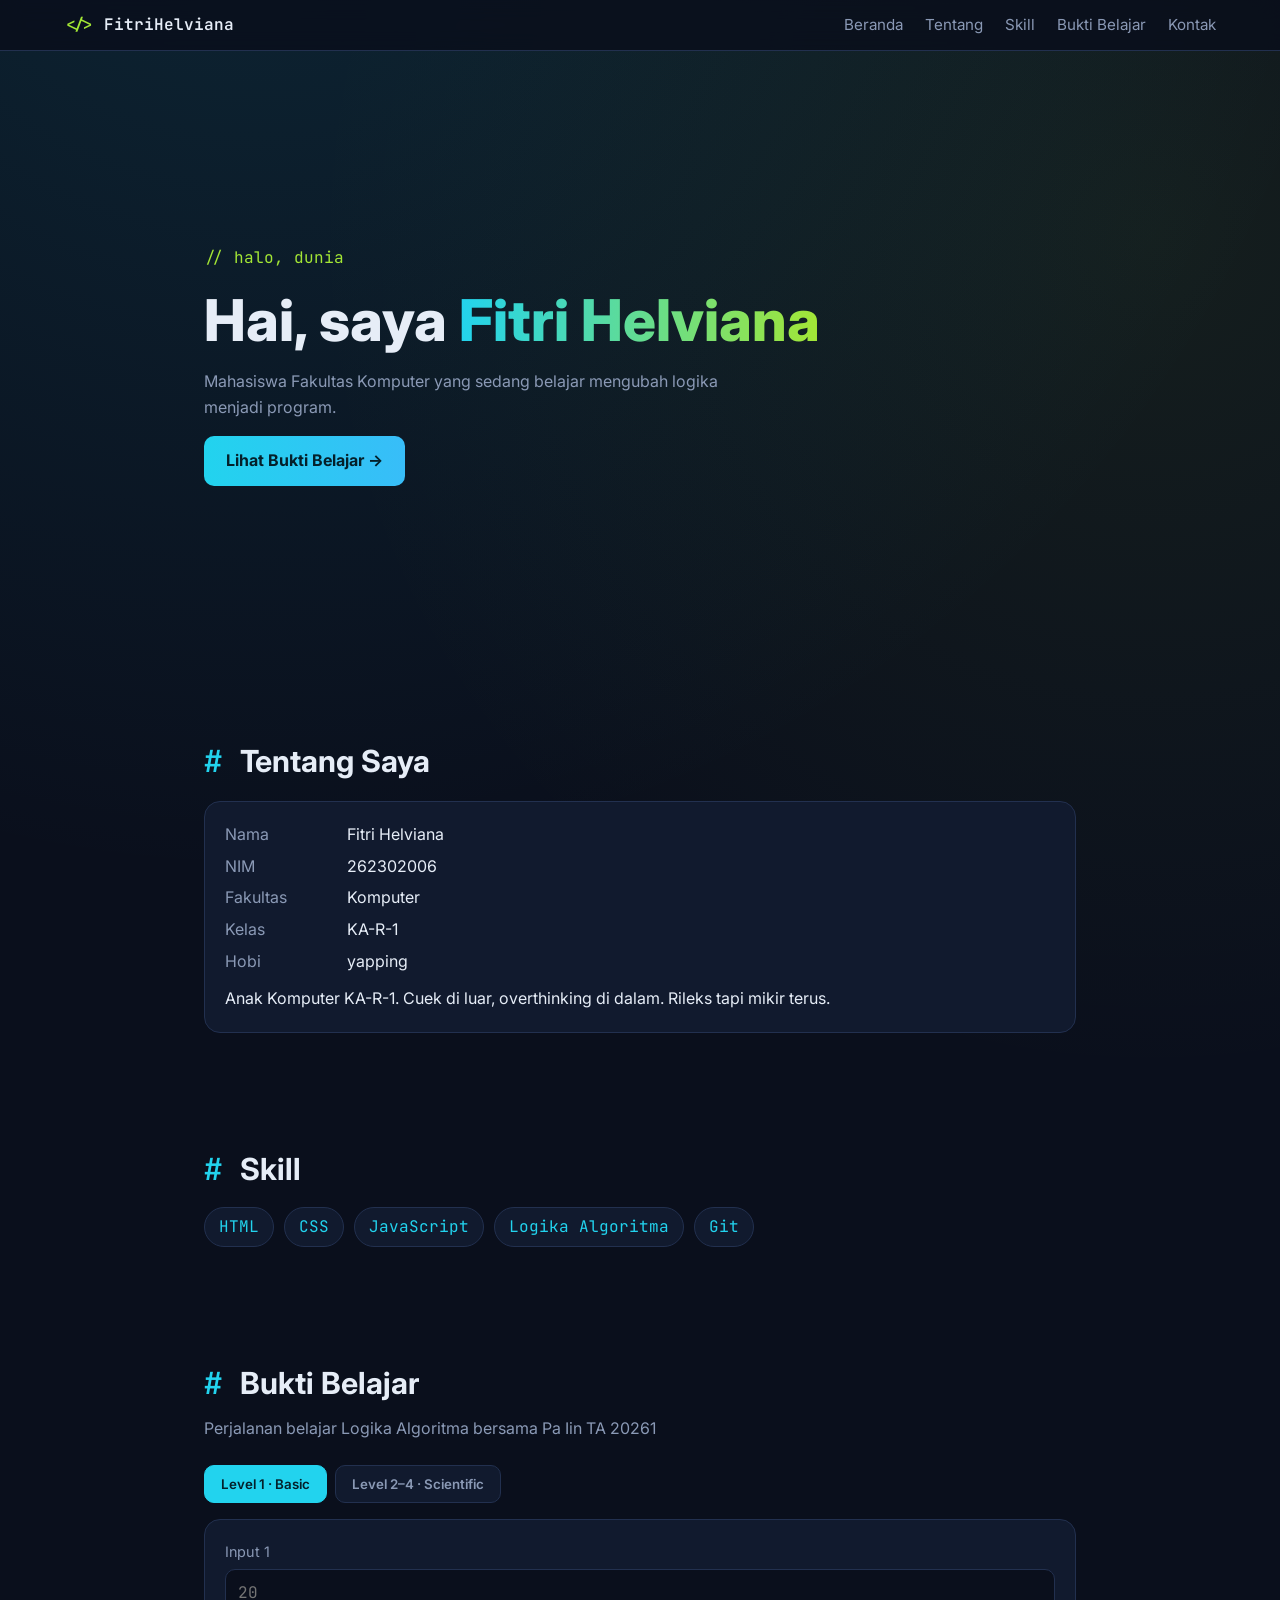
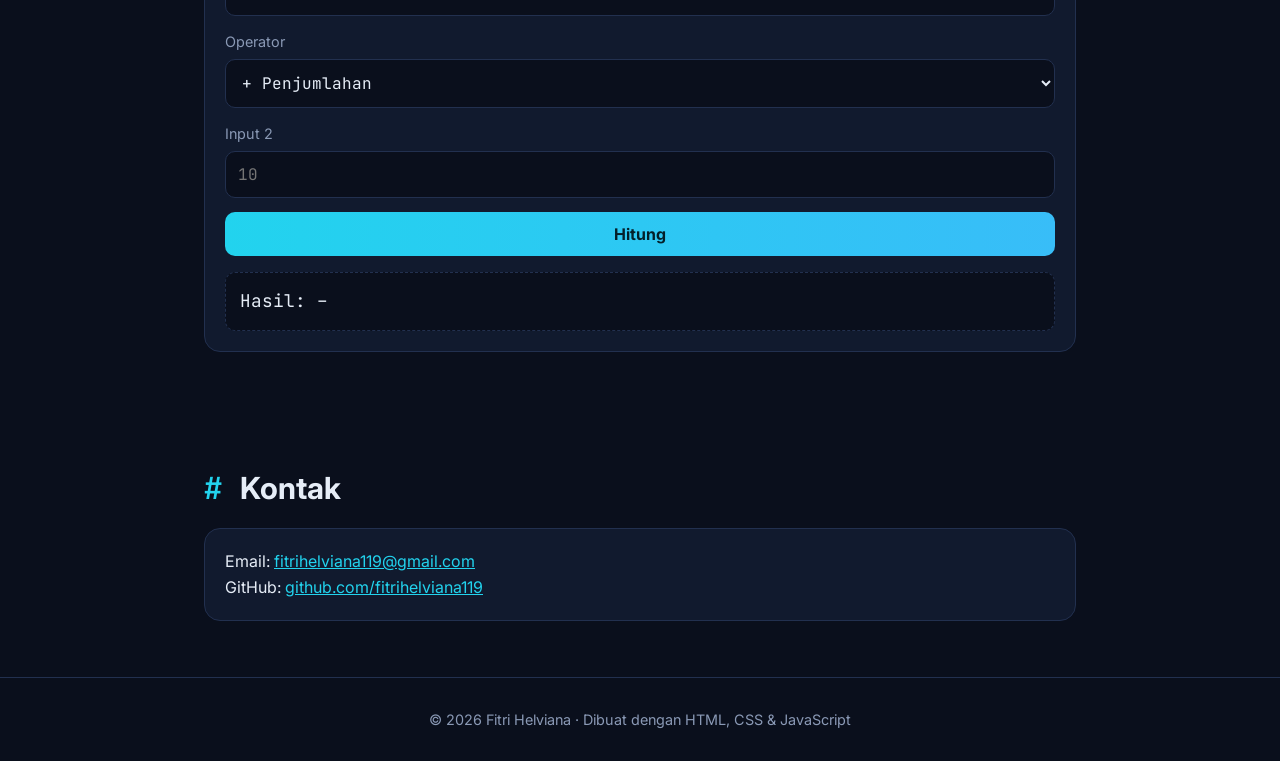
<file: index.html>
<!DOCTYPE html>
<html lang="id">
<head>
  <meta charset="UTF-8" />
  <meta name="viewport" content="width=device-width, initial-scale=1" />
  <title>Biodata Online | Bukti Belajar</title>
  <meta name="description" content="Biodata online pribadi dengan Scientific Calculator JavaScript." />
  <link rel="preconnect" href="https://fonts.googleapis.com" />
  <link href="https://fonts.googleapis.com/css2?family=Inter:wght@400;600;800&family=JetBrains+Mono:wght@400;600&display=swap" rel="stylesheet" />
  <link rel="stylesheet" href="style.css" />
</head>
<body>

  <!-- ============ NAVIGASI ============ -->
  <header class="nav">
    <a href="#beranda" class="brand">&lt;/&gt; <span>FitriHelviana</span></a>
    <button class="burger" id="burger" aria-label="Buka menu">☰</button>
    <nav id="menu">
      <a href="#beranda">Beranda</a>
      <a href="#tentang">Tentang</a>
      <a href="#skill">Skill</a>
      <a href="#bukti-belajar">Bukti Belajar</a>
      <a href="#kontak">Kontak</a>
    </nav>
  </header>

  <main>
    <!-- ============ BERANDA ============ -->
    <section id="beranda" class="hero">
      <p class="tag">// halo, dunia</p>
      <h1>Hai, saya <span class="grad">Fitri Helviana</span></h1>
      <p class="lead">Mahasiswa Fakultas Komputer yang sedang belajar mengubah logika menjadi program.</p>
      <a class="btn" href="#bukti-belajar">Lihat Bukti Belajar →</a>
    </section>

    <!-- ============ TENTANG ============ -->
    <section id="tentang" class="wrap">
      <h2>Tentang Saya</h2>
      <div class="card about">
        <dl>
          <dt>Nama</dt><dd>Fitri Helviana</dd>
          <dt>NIM</dt><dd>262302006</dd>
          <dt>Fakultas</dt><dd>Komputer</dd>
          <dt>Kelas</dt><dd>KA-R-1</dd>
          <dt>Hobi</dt><dd>yapping</dd>
        </dl>
        <p>Anak Komputer KA-R-1. Cuek di luar, overthinking di dalam. Rileks tapi mikir terus.</p>
      </div>
    </section>

    <!-- ============ SKILL ============ -->
    <section id="skill" class="wrap">
      <h2>Skill</h2>
      <div class="chips">
        <span>HTML</span><span>CSS</span><span>JavaScript</span>
        <span>Logika Algoritma</span><span>Git</span>
      </div>
    </section>

    <!-- ============ BUKTI BELAJAR ============ -->
    <section id="bukti-belajar" class="wrap">
      <h2>Bukti Belajar</h2>
      <p class="sub">Perjalanan belajar Logika Algoritma bersama Pa Iin TA 20261</p>

      <div class="tabs" role="tablist">
        <button class="tab active" data-tab="basic" role="tab">Level 1 · Basic</button>
        <button class="tab" data-tab="sci" role="tab">Level 2–4 · Scientific</button>
      </div>

      <!-- LEVEL 1 -->
      <div class="card panel" id="tab-basic">
        <form id="basicForm" novalidate>
          <label>Input 1
            <input type="number" id="num1" step="any" inputmode="decimal" placeholder="20" />
          </label>
          <label>Operator
            <select id="op">
              <option value="+">+ Penjumlahan</option>
              <option value="-">- Pengurangan</option>
              <option value="*">* Perkalian</option>
              <option value="/">/ Pembagian</option>
            </select>
          </label>
          <label>Input 2
            <input type="number" id="num2" step="any" inputmode="decimal" placeholder="10" />
          </label>
          <button type="submit" class="btn full">Hitung</button>
        </form>
        <div class="basic-result" id="basicResult" aria-live="polite">Hasil: –</div>
      </div>

      <!-- LEVEL 2-4 -->
      <div class="sci-layout" id="tab-sci" hidden>
        <div class="calc card">
          <div class="calc-top">
            <div class="seg" id="angleSeg">
              <button class="on" data-angle="deg">DEG</button>
              <button data-angle="rad">RAD</button>
            </div>
          </div>

          <div class="display">
            <div class="expr" id="expr">0</div>
            <div class="res" id="res">&nbsp;</div>
          </div>

          <div class="keys" id="keys">
            <button class="fn" data-v="sin(">sin</button>
            <button class="fn" data-v="cos(">cos</button>
            <button class="fn" data-v="tan(">tan</button>
            <button class="fn" data-v="(">(</button>
            <button class="fn" data-v=")">)</button>

            <button class="fn" data-v="√(">√</button>
            <button class="fn" data-v="^2">x²</button>
            <button class="fn" data-v="log(">log</button>
            <button class="fn" data-v="ln(">ln</button>
            <button class="fn" data-v="!">n!</button>

            <button class="fn" data-v="π">π</button>
            <button class="fn" data-v="e">e</button>
            <button class="op" data-v="^">^</button>
            <button class="op" data-v="%">mod</button>
            <button class="clr" data-act="ac">AC</button>

            <button data-v="7">7</button>
            <button data-v="8">8</button>
            <button data-v="9">9</button>
            <button class="op" data-v="÷">÷</button>
            <button class="op" data-v="×">×</button>

            <button data-v="4">4</button>
            <button data-v="5">5</button>
            <button data-v="6">6</button>
            <button class="op" data-v="−">−</button>
            <button class="op" data-v="+">+</button>

            <button data-v="1">1</button>
            <button data-v="2">2</button>
            <button data-v="3">3</button>
            <button data-v="0">0</button>
            <button data-v=".">.</button>

            <button class="clr span2" data-act="back">⌫ Hapus</button>
            <button class="eq span3" data-act="eq">=</button>
          </div>
        </div>

        <aside class="card side">
          <h3>Riwayat</h3>
          <ul id="history"><li class="empty">Belum ada perhitungan.</li></ul>
          <button class="btn ghost" id="clearHistory">Hapus riwayat</button>
          <p class="hint">Tips: keyboard juga bisa dipakai (angka, + - * / ^ % ( ) !, Enter, Backspace, Esc).</p>
        </aside>
      </div>
    </section>

    <!-- ============ KONTAK ============ -->
    <section id="kontak" class="wrap">
      <h2>Kontak</h2>
      <div class="card about">
        <p>Email: <a href="mailto:email@kamu.com">fitrihelviana119@gmail.com</a></p>
        <p>GitHub: <a href="https://github.com/usernamekamu.vercel.app" target="_blank" rel="noopener">github.com/fitrihelviana119</a></p>
      </div>
    </section>
  </main>

  <footer>© 2026 Fitri Helviana · Dibuat dengan HTML, CSS &amp; JavaScript</footer>

  <script src="script.js"></script>
</body>
</html>
</file>
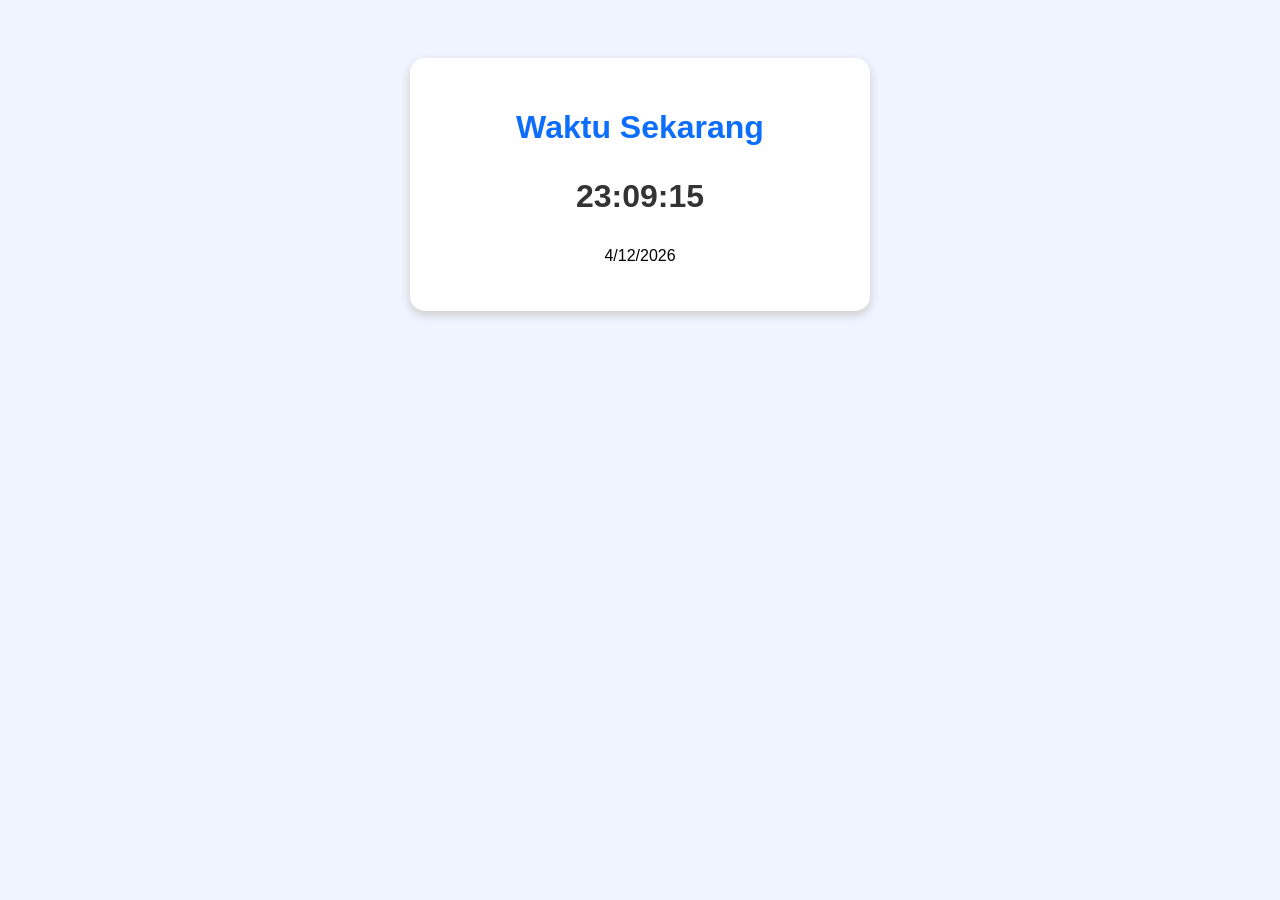
<file: lat41.html>
<!DOCTYPE html>
<html lang="id">
<head>
    <meta charset="UTF-8">
    <meta name="viewport" content="width=device-width, initial-scale=1.0">
    <title>Menampilkan Waktu</title>

    <style>
        body {
            font-family: Arial, sans-serif;
            text-align: center;
            background-color: #f0f4ff;
            padding: 50px 15px;
        }

        .card {
            background: white;
            padding: 30px;
            border-radius: 15px;
            max-width: 400px;
            margin: auto;
            box-shadow: 0 4px 10px #cccccc;
        }

        h1 {
            color: #0d6efd;
        }

        #waktu {
            font-size: 32px;
            font-weight: bold;
            color: #333333;
        }
    </style>
</head>
<body>

    <div class="card">
        <h1>Waktu Sekarang</h1>
        <p id="waktu">00:00:00</p>
        <p id="tanggal"></p>
    </div>

    <script>
        function tampilkanWaktu() {
            const sekarang = new Date();

            const jam = String(sekarang.getHours()).padStart(2, '0');
            const menit = String(sekarang.getMinutes()).padStart(2, '0');
            const detik = String(sekarang.getSeconds()).padStart(2, '0');

            document.getElementById("waktu").textContent =
                jam + ":" + menit + ":" + detik;

            document.getElementById("tanggal").textContent =
                sekarang.toLocaleDateString("id-ID");
        }

        tampilkanWaktu();
        setInterval(tampilkanWaktu, 1000);
    </script>

</body>
</html>
</file>
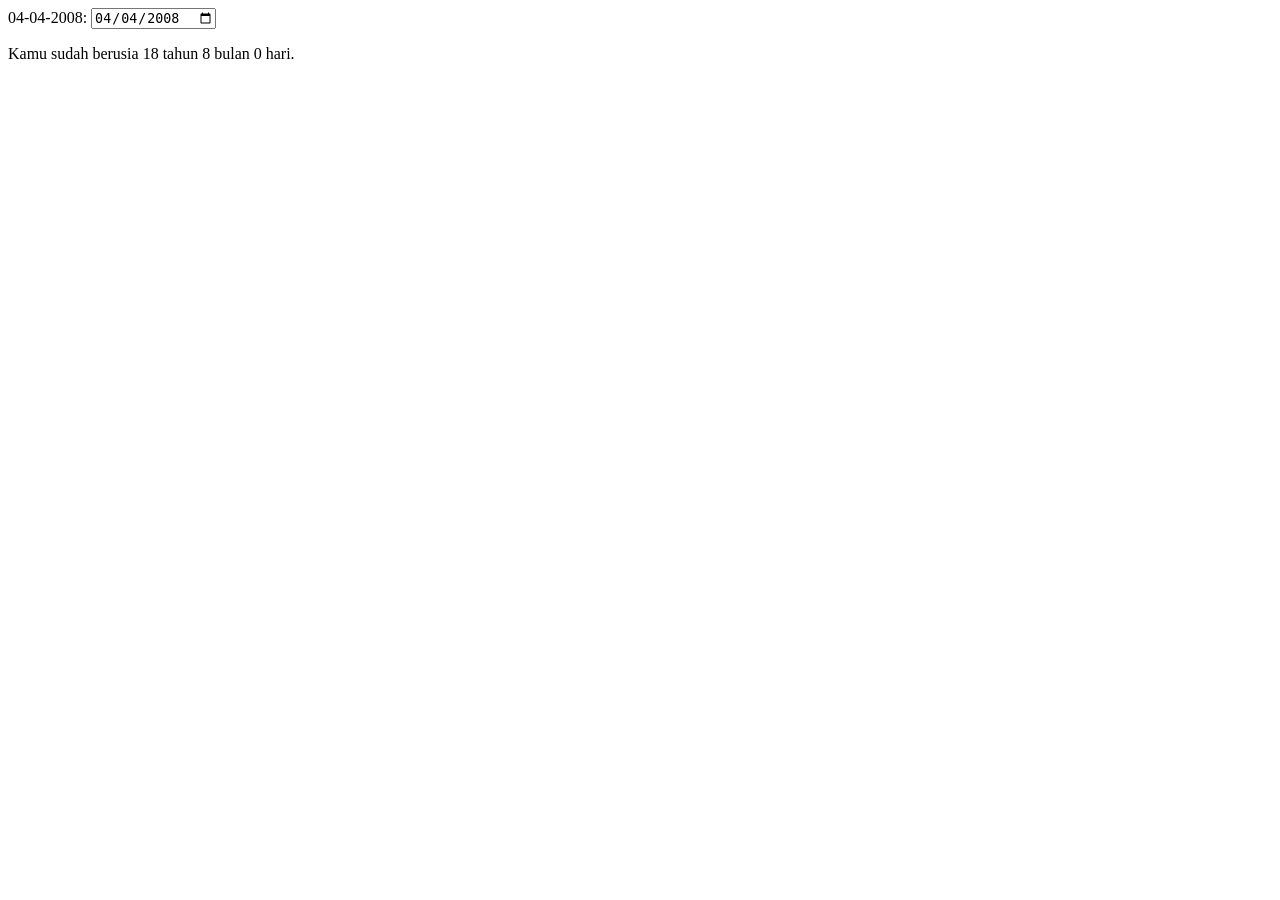
<file: lat42.html>
<!DOCTYPE html>
<html lang="id">
<head>
    <meta charset="UTF-8">
    <meta name="viewport" content="width=device-width, initial-scale=1.0">
    <title>Penghitung Usia</title>
</head>
<body>

    <label for="tanggalLahir">04-04-2008:</label>
    <input type="date" id="tanggalLahir" value="2008-04-04">

    <p id="hasil"></p>

    <script>
        const inputTanggal = document.getElementById("tanggalLahir");
        const hasil = document.getElementById("hasil");

        function hitungUsia() {
            if (inputTanggal.value === "") {
                hasil.textContent = "";
                return;
            }

            const lahir = new Date(inputTanggal.value);
            const sekarang = new Date();

            if (lahir > sekarang) {
                hasil.textContent = "Tanggal lahir tidak valid!";
                return;
            }

            let tahun = sekarang.getFullYear() - lahir.getFullYear();
            let bulan = sekarang.getMonth() - lahir.getMonth();
            let hari = sekarang.getDate() - lahir.getDate();

            if (hari < 0) {
                bulan--;
                const hariBulanSebelumnya = new Date(
                    sekarang.getFullYear(),
                    sekarang.getMonth(),
                    0
                ).getDate();

                hari += hariBulanSebelumnya;
            }

            if (bulan < 0) {
                tahun--;
                bulan += 12;
            }

            hasil.textContent =
                "Kamu sudah berusia " + tahun + " tahun " +
                bulan + " bulan " + hari + " hari.";
        }

        inputTanggal.addEventListener("input", hitungUsia);

        hitungUsia();
    </script>

</body>
</html>
</file>
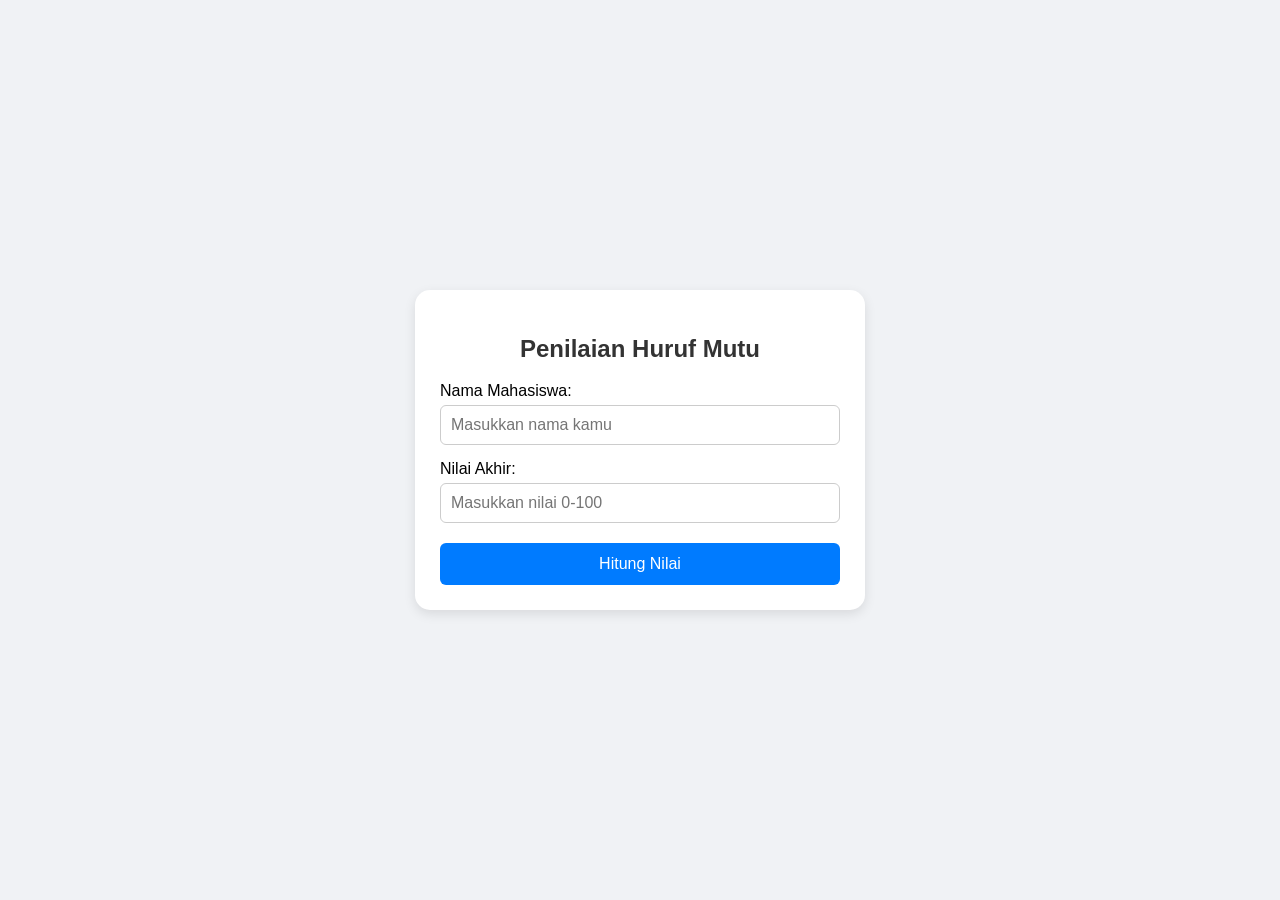
<file: lat43.html>
<!DOCTYPE html>
<html lang="id">
<head>
    <meta charset="UTF-8">
    <meta name="viewport" content="width=device-width, initial-scale=1.0">
    <title>Penilaian Huruf Mutu</title>

    <style>
        body {
            font-family: Arial, sans-serif;
            background-color: #f0f2f5;
            display: flex;
            justify-content: center;
            align-items: center;
            min-height: 100vh;
            margin: 0;
        }

        .container {
            background: white;
            padding: 25px;
            border-radius: 15px;
            box-shadow: 0 4px 12px rgba(0, 0, 0, 0.1);
            width: 85%;
            max-width: 400px;
        }

        h2 {
            text-align: center;
            color: #333;
        }

        label {
            display: block;
            margin-top: 15px;
            margin-bottom: 5px;
        }

        input {
            width: 100%;
            padding: 10px;
            box-sizing: border-box;
            border: 1px solid #ccc;
            border-radius: 6px;
            font-size: 16px;
        }

        button {
            width: 100%;
            padding: 12px;
            margin-top: 20px;
            background-color: #007bff;
            color: white;
            border: none;
            border-radius: 6px;
            font-size: 16px;
            cursor: pointer;
        }

        button:hover {
            background-color: #0056b3;
        }

        #hasil {
            display: none;
            margin-top: 20px;
            padding: 20px;
            border-radius: 10px;
            text-align: center;
        }

        #hurufMutu {
            font-size: 45px;
            font-weight: bold;
        }

        .nilai-A {
            background-color: #d4edda;
            color: #155724;
        }

        .nilai-B {
            background-color: #cce5ff;
            color: #004085;
        }

        .nilai-C {
            background-color: #fff3cd;
            color: #856404;
        }

        .nilai-D {
            background-color: #ffe0b2;
            color: #8a4b08;
        }

        .nilai-E {
            background-color: #f8d7da;
            color: #721c24;
        }

        .error {
            display: none;
            color: red;
            margin-top: 15px;
            text-align: center;
        }
    </style>
</head>

<body>

    <div class="container">
        <h2>Penilaian Huruf Mutu</h2>

        <label for="nama">Nama Mahasiswa:</label>
        <input type="text" id="nama" placeholder="Masukkan nama kamu">

        <label for="nilai">Nilai Akhir:</label>
        <input
            type="text"
            id="nilai"
            inputmode="decimal"
            placeholder="Masukkan nilai 0-100"
        >

        <button onclick="hitungNilai()">Hitung Nilai</button>

        <div id="error" class="error"></div>

        <div id="hasil">
            <p id="namaHasil"></p>
            <div id="hurufMutu"></div>
            <p id="keterangan"></p>
        </div>
    </div>

    <script>
        function hitungNilai() {
            const nama = document.getElementById("nama").value.trim();
            const inputNilai = document.getElementById("nilai").value.trim();

            const error = document.getElementById("error");
            const hasil = document.getElementById("hasil");

            error.style.display = "none";
            hasil.style.display = "none";

            function tampilkanError(pesan) {
                error.textContent = pesan;
                error.style.display = "block";
            }

            if (nama === "") {
                tampilkanError("Nama mahasiswa harus diisi!");
                return;
            }

            if (inputNilai === "" ||
                !/^(?:\d+(?:\.\d*)?|\.\d+)$/.test(inputNilai)) {
                tampilkanError("Error! Nilai harus berupa angka.");
                return;
            }

            const nilai = Number(inputNilai);

            if (nilai < 0) {
                tampilkanError("Error! Nilai tidak boleh negatif.");
                return;
            }

            if (nilai > 100) {
                tampilkanError("Error! Nilai tidak boleh melebihi 100.");
                return;
            }

            let huruf;
            let keterangan;

            if (nilai < 49.5) {
                huruf = "E";
                keterangan = "Tidak Lulus";
            } else if (nilai < 59.5) {
                huruf = "D";
                keterangan = "Kurang";
            } else if (nilai < 74.5) {
                huruf = "C";
                keterangan = "Cukup";
            } else if (nilai < 84.5) {
                huruf = "B";
                keterangan = "Baik";
            } else {
                huruf = "A";
                keterangan = "Sangat Baik";
            }

            document.getElementById("namaHasil").textContent =
                "Nama: " + nama;

            document.getElementById("hurufMutu").textContent =
                huruf;

            document.getElementById("keterangan").textContent =
                "Nilai akhir: " + nilai + " | " + keterangan;

            hasil.className = "nilai-" + huruf;
            hasil.style.display = "block";
        }
    </script>

</body>
</html>
</file>
<file: style.css>
:root{
  --bg:#0a0f1c; --panel:#111a2e; --panel2:#18233d; --line:#22304f;
  --text:#e6edf7; --muted:#8a99b5; --accent:#22d3ee; --accent2:#a3e635; --danger:#fb7185;
  --mono:'JetBrains Mono',ui-monospace,Consolas,monospace;
  --sans:'Inter',system-ui,-apple-system,Segoe UI,Roboto,sans-serif;
}
*{box-sizing:border-box;margin:0;padding:0}
html{scroll-behavior:smooth;scroll-padding-top:70px}
body{background:var(--bg);color:var(--text);font-family:var(--sans);line-height:1.6;
  background-image:radial-gradient(circle at 20% -10%,rgba(34,211,238,.12),transparent 40%),
                   radial-gradient(circle at 90% 10%,rgba(163,230,53,.07),transparent 35%);}
a{color:var(--accent)}
[hidden]{display:none!important}

/* NAV */
.nav{position:sticky;top:0;z-index:20;display:flex;align-items:center;justify-content:space-between;
  padding:12px 5vw;background:rgba(10,15,28,.85);backdrop-filter:blur(10px);border-bottom:1px solid var(--line)}
.brand{font-family:var(--mono);font-weight:600;text-decoration:none;color:var(--accent2)}
.brand span{color:var(--text)}
.nav nav{display:flex;gap:22px}
.nav nav a{color:var(--muted);text-decoration:none;font-size:.95rem;transition:color .2s}
.nav nav a:hover{color:var(--accent)}
.burger{display:none;background:none;border:1px solid var(--line);color:var(--text);
  font-size:1.2rem;border-radius:8px;padding:4px 10px;cursor:pointer}

/* HERO */
.hero{min-height:70vh;display:flex;flex-direction:column;justify-content:center;align-items:flex-start;
  padding:60px 5vw;max-width:1000px;margin:auto;gap:16px}
.tag{font-family:var(--mono);color:var(--accent2)}
.hero h1{font-size:clamp(2rem,6vw,3.6rem);font-weight:800;line-height:1.15}
.grad{background:linear-gradient(90deg,var(--accent),var(--accent2));-webkit-background-clip:text;background-clip:text;color:transparent}
.lead{color:var(--muted);max-width:560px}
.btn{display:inline-block;background:linear-gradient(90deg,var(--accent),#38bdf8);color:#04202a;font-weight:700;
  border:0;border-radius:10px;padding:12px 22px;text-decoration:none;cursor:pointer;font-size:1rem;font-family:var(--sans)}
.btn.full{width:100%}
.btn.ghost{background:transparent;color:var(--muted);border:1px solid var(--line);font-weight:600;padding:8px 14px;font-size:.9rem}

/* SECTIONS */
.wrap{max-width:1000px;margin:auto;padding:56px 5vw}
h2{font-size:1.9rem;margin-bottom:8px}
h2::before{content:'# ';color:var(--accent);font-family:var(--mono)}
.sub{color:var(--muted);margin-bottom:24px}
.card{background:var(--panel);border:1px solid var(--line);border-radius:16px;padding:20px;margin-top:16px}
.about dl{display:grid;grid-template-columns:110px 1fr;gap:6px 12px;margin-bottom:12px}
.about dt{color:var(--muted)}
.chips{display:flex;flex-wrap:wrap;gap:10px;margin-top:14px}
.chips span{font-family:var(--mono);border:1px solid var(--line);background:var(--panel);padding:6px 14px;border-radius:999px;color:var(--accent)}

/* TABS */
.tabs{display:flex;gap:8px;flex-wrap:wrap;margin-bottom:6px}
.tab{background:var(--panel);color:var(--muted);border:1px solid var(--line);border-radius:10px;
  padding:10px 16px;cursor:pointer;font-weight:600;font-family:var(--sans)}
.tab.active{color:#04202a;background:var(--accent);border-color:var(--accent)}

/* LEVEL 1 */
.panel form{display:grid;gap:14px}
label{display:grid;gap:6px;color:var(--muted);font-size:.9rem}
input,select{background:var(--bg);color:var(--text);border:1px solid var(--line);border-radius:10px;
  padding:12px;font-size:1rem;font-family:var(--mono);width:100%}
input:focus,select:focus{outline:2px solid var(--accent);outline-offset:1px}
.basic-result{margin-top:16px;padding:14px;border-radius:10px;background:var(--bg);font-family:var(--mono);font-size:1.1rem;
  border:1px dashed var(--line)}
.basic-result.ok{color:var(--accent2)}
.basic-result.err{color:var(--danger)}

/* LEVEL 2-4 */
.sci-layout{display:grid;grid-template-columns:minmax(0,420px) 1fr;gap:16px;align-items:start}
.calc{padding:14px}
.calc-top{display:flex;justify-content:flex-start;margin-bottom:10px}
.seg{display:inline-flex;border:1px solid var(--line);border-radius:10px;overflow:hidden}
.seg button{background:transparent;border:0;color:var(--muted);padding:6px 14px;font-family:var(--mono);cursor:pointer;font-size:.85rem}
.seg button.on{background:var(--accent);color:#04202a;font-weight:600}
.display{background:var(--bg);border:1px solid var(--line);border-radius:12px;padding:12px 14px;margin-bottom:12px;
  min-height:96px;display:flex;flex-direction:column;justify-content:flex-end;text-align:right;font-family:var(--mono)}
.expr{font-size:1.35rem;color:var(--text);overflow-x:auto;white-space:nowrap;scrollbar-width:none}
.expr::-webkit-scrollbar{display:none}
.res{font-size:1.7rem;font-weight:600;min-height:2.2rem;color:var(--muted);overflow-x:auto;white-space:nowrap;scrollbar-width:none}
.res.final{color:var(--accent2)}
.res.error{color:var(--danger);font-size:1rem;white-space:normal}
.keys{display:grid;grid-template-columns:repeat(5,1fr);gap:8px}
.keys button{min-height:48px;border:0;border-radius:10px;background:var(--panel2);color:var(--text);
  font-size:1.05rem;font-family:var(--mono);cursor:pointer;transition:transform .05s,filter .15s;touch-action:manipulation}
.keys button:hover{filter:brightness(1.25)}
.keys button:active{transform:scale(.95)}
.keys .fn{background:#0f2a3a;color:var(--accent);font-size:.95rem}
.keys .op{background:#1d2b4a;color:var(--accent2)}
.keys .clr{background:#3a1d28;color:var(--danger)}
.keys .eq{background:linear-gradient(90deg,var(--accent),#38bdf8);color:#04202a;font-weight:700;font-size:1.3rem}
.span2{grid-column:span 2}.span3{grid-column:span 3}

.side h3{margin-bottom:10px}
#history{list-style:none;display:grid;gap:8px;margin-bottom:12px;max-height:300px;overflow:auto}
#history li{font-family:var(--mono);font-size:.9rem;background:var(--bg);border:1px solid var(--line);border-radius:10px;padding:8px 10px;cursor:pointer;word-break:break-all}
#history li small{display:block;color:var(--muted)}
#history li b{color:var(--accent2)}
#history li.empty{cursor:default;color:var(--muted)}
.hint{margin-top:14px;color:var(--muted);font-size:.85rem}

footer{text-align:center;padding:30px 5vw;color:var(--muted);border-top:1px solid var(--line);font-size:.9rem}

/* RESPONSIVE */
@media (max-width:760px){
  .burger{display:block}
  .nav nav{display:none;position:absolute;top:100%;left:0;right:0;flex-direction:column;gap:0;background:var(--bg);border-bottom:1px solid var(--line)}
  .nav nav.open{display:flex}
  .nav nav a{padding:14px 5vw;border-top:1px solid var(--line)}
  .sci-layout{grid-template-columns:1fr}
  .about dl{grid-template-columns:90px 1fr}
  .keys{gap:6px}
  .keys button{min-height:46px;font-size:1rem}
}
</file>
